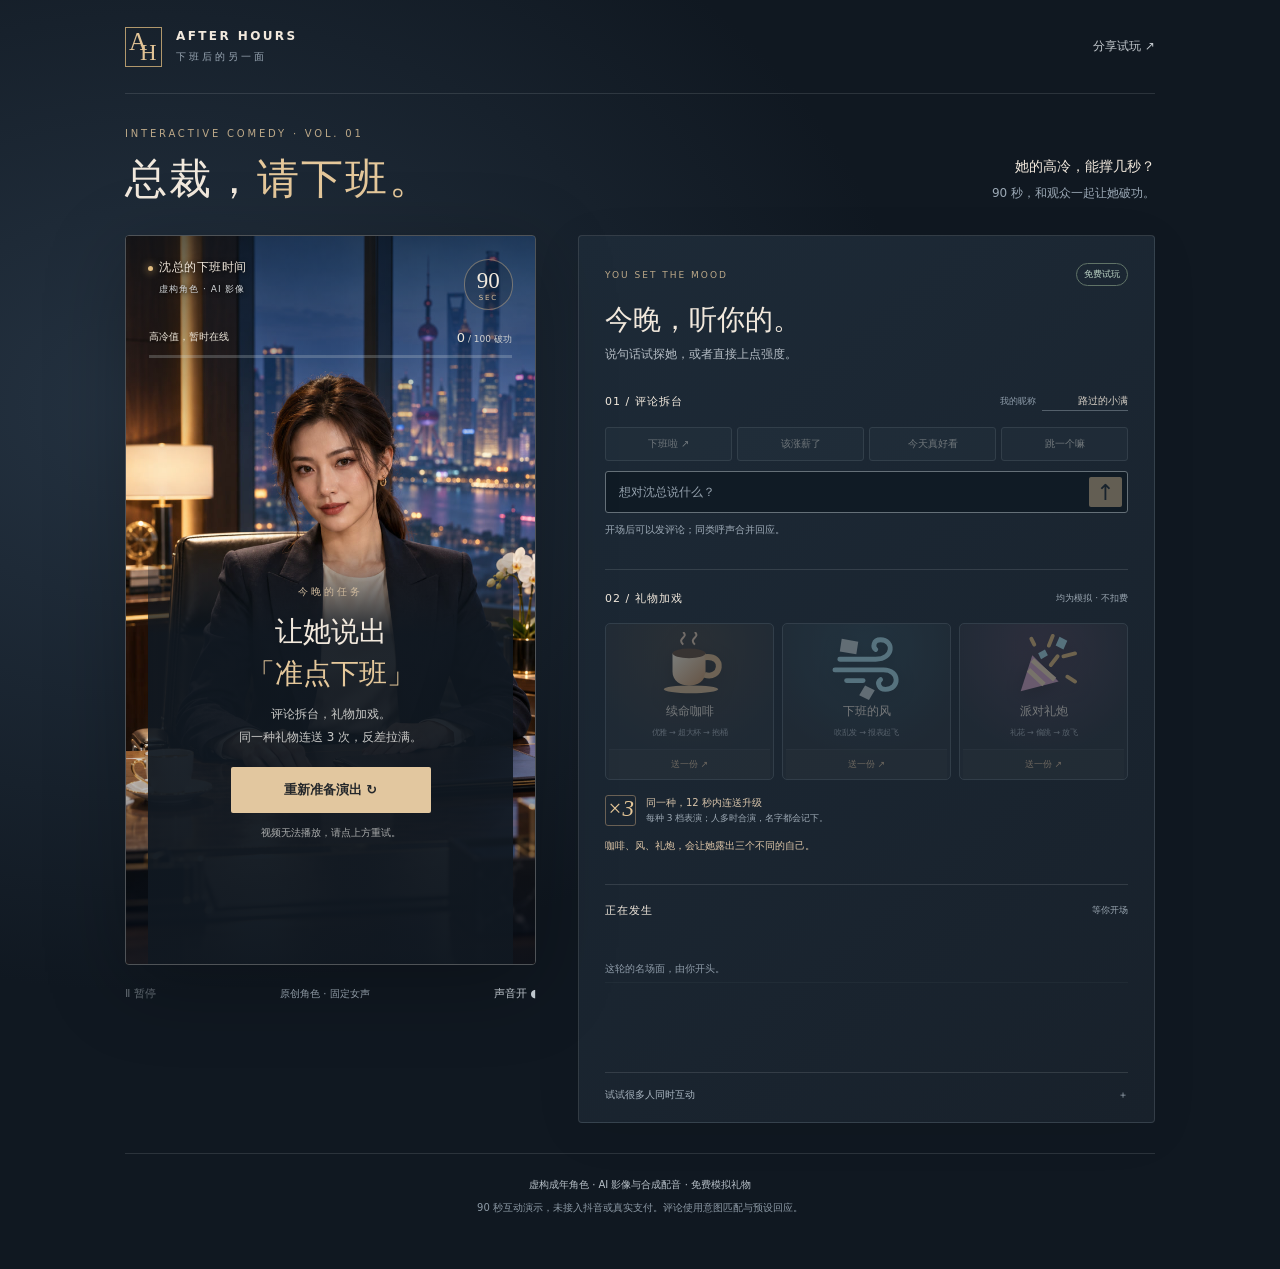
<file: index.html>
<!doctype html>
<html lang="zh-CN">
<head>
  <meta charset="UTF-8"><meta name="viewport" content="width=device-width, initial-scale=1">
  <meta name="theme-color" content="#111a24"><meta name="description" content="总裁，请下班。90秒反差互动小剧场：发评论、送免费模拟礼物，看看你能不能让高冷总裁破功。">
  <meta name="twitter:card" content="summary_large_image">
  <meta property="og:title" content="总裁，请下班 · 90秒互动试玩"><meta property="og:description" content="她说今晚不加班。你信吗？三种免费模拟礼物，连送升级。">
  <title>总裁，请下班 · AFTER HOURS</title><link rel="stylesheet" href="ceo.css"><script type="module" src="ceo-app.mjs"></script>
</head>
<body>
<main class="shell">
  <header class="header"><a class="brand" href="ceo.html"><span class="monogram">A<span>H</span></span><span>AFTER HOURS<small>下班后的另一面</small></span></a><nav><button id="shareTop">分享试玩 ↗</button></nav></header>
  <section class="heading"><div><p class="eyebrow">INTERACTIVE COMEDY · VOL. 01</p><h1>总裁，<em>请下班。</em></h1></div><p class="lede">她的高冷，能撑几秒？<br><span>90 秒，和观众一起让她破功。</span></p></section>
  <div class="layout">
    <section class="cinema-column" aria-label="总裁互动小剧场">
      <div class="stage" id="stage" data-effect="none">
        <img src="ceo-premium/master.jpg" class="poster" alt="身穿深蓝西装的成年女总裁，坐在暮色中的办公室里">
        <video id="filmA" class="film" playsinline muted preload="auto" aria-hidden="true"></video><video id="filmB" class="film" playsinline muted preload="none" aria-hidden="true"></video>
        <div class="shade"></div><div id="effects" class="effects" aria-hidden="true"></div>
        <div class="stage-top"><span class="episode"><i></i>沈总的下班时间<small>虚构角色 · AI 影像</small></span><span class="clock"><b id="seconds">90</b><small>SEC</small></span></div>
        <div class="challenge"><div><span id="mood">高冷值，暂时在线</span><b><span id="score">0</span><small> / 100 破功</small></b></div><div class="track"><i id="scoreFill"></i></div></div>
        <div id="impact" class="impact" hidden><span id="impactFrom"></span><strong id="impactTitle"></strong><small id="impactLevel"></small></div>
        <div id="souvenirs" class="souvenirs" aria-label="本轮留下的名场面"></div>
        <div class="dialogue"><span class="speaker">沈总<span id="lineContext">今晚，谁先破功？</span></span><p id="line">“我这个人，情绪非常稳定。”</p></div>
        <div id="entry" class="entry"><span>今晚的任务</span><h2>让她说出<br><em>「准点下班」</em></h2><p>评论拆台，礼物加戏。<br>同一种礼物连送 3 次，反差拉满。</p><button id="start" class="primary" disabled>场景准备中…</button><small id="loading">正在准备角色演出</small></div>
        <div id="pauseOverlay" class="overlay" hidden><span>稍等，她喝口水</span><h2>小剧场暂停中</h2><p>时间和演出都停在这里。</p><button id="resume" class="primary">继续互动 →</button></div>
        <div id="result" class="overlay result" hidden><span id="resultKicker">本场名场面</span><h2 id="resultTitle"></h2><p id="resultCopy"></p><div class="results"><div><b id="resultGifts"></b><small>份模拟礼物已出演</small></div><div><b id="resultPeople"></b><small>位参与者</small></div></div><button id="again" class="primary">再拆一次台 →</button><button id="shareResult" class="secondary">把她分享给朋友 ↗</button></div>
      </div>
      <div class="transport"><button id="pause" disabled>Ⅱ 暂停</button><span id="mediaStatus">原创角色 · 固定女声</span><button id="sound" aria-pressed="true">声音开 ◖</button></div>
    </section>
    <aside class="panel">
      <div class="panel-heading"><span class="eyebrow">YOU SET THE MOOD</span><span class="free-badge">免费试玩</span></div>
      <h2>今晚，听你的。</h2><p class="panel-intro">说句话试探她，或者直接上点强度。</p>
      <section class="comments-section" aria-label="评论互动">
        <div class="section-label"><b>01 / 评论拆台</b><label class="nickname">我的昵称 <input id="nickname" aria-label="我的昵称" value="路过的小满" maxlength="16"></label></div>
        <div class="quick"><button data-comment="总裁，下班啦！" disabled>下班啦 ↗</button><button data-comment="老板，该涨薪了" disabled>该涨薪了</button><button data-comment="总裁今天真好看" disabled>今天真好看</button><button data-comment="跳一个嘛" disabled>跳一个嘛</button></div>
        <form id="commentForm"><label class="sr-only" for="comment">输入评论</label><input id="comment" maxlength="160" placeholder="想对沈总说什么？" autocomplete="off" disabled><button id="send" type="submit" disabled aria-label="发送评论">↑</button></form>
        <div id="replyReceipt" class="receipt" role="status">开场后可以发评论；同类呼声合并回应。</div>
      </section>
      <section class="gift-section" aria-label="模拟礼物">
        <div class="section-label"><b>02 / 礼物加戏</b><span>均为模拟 · 不扣费</span></div>
        <div class="gifts">
          <button class="gift coffee" data-gift="coffee" disabled><span class="gift-art"><svg viewBox="0 0 80 70" aria-hidden="true"><defs><linearGradient id="cup" x2="1" y2="1"><stop stop-color="#fff5df"/><stop offset="1" stop-color="#cb915c"/></linearGradient></defs><path d="M22 22h34v19c0 19-34 19-34 0z" fill="url(#cup)"/><path d="M55 26c22-3 17 24 0 18" fill="none" stroke="#deb685" stroke-width="6"/><ellipse cx="39" cy="22" rx="17" ry="5" fill="#614632"/><path d="M33 13c-7-7 6-7 0-13m12 13c-7-7 6-7 0-13" stroke="#e9ccb1" stroke-width="2" fill="none"/><ellipse cx="41" cy="59" rx="28" ry="4" fill="#dbb98f"/></svg></span><b>续命咖啡</b><small>优雅 → 超大杯 → 抱桶</small><span class="gift-level" data-level="coffee">送一份 ↗</span></button>
          <button class="gift wind" data-gift="wind" disabled><span class="gift-art"><svg viewBox="0 0 80 70" aria-hidden="true"><path d="M12 28h37c19 0 19-20 5-20-8 0-8 8-5 10M7 39h50c17 0 17 20 2 20-7 0-9-7-5-10M19 50h17" fill="none" stroke="#a9dce8" stroke-width="5" stroke-linecap="round"/><path d="m14 7 17 3-2 13-17-3zm24 48 10 5-6 10-10-5z" fill="#edf6f4" opacity=".8"/></svg></span><b>下班的风</b><small>吹乱发 → 报表起飞</small><span class="gift-level" data-level="wind">送一份 ↗</span></button>
          <button class="gift party" data-gift="party" disabled><span class="gift-art"><svg viewBox="0 0 80 70" aria-hidden="true"><path d="m16 61 12-37 27 27z" fill="#d7a3c4"/><path d="m24 39 16 15m-12-25 23 20" stroke="#f7dfba" stroke-width="5"/><path d="m45 14 4-10m11 21 12-3M47 34l7-9M30 13l-3-6m37 39 8 5" stroke="#e3ba78" stroke-width="4" stroke-linecap="round"/><path d="m56 5 8 4-4 9-8-4zM34 22l7-4 3 6-7 4z" fill="#a9dce8"/></svg></span><b>派对礼炮</b><small>礼花 → 偷跳 → 放飞</small><span class="gift-level" data-level="party">送一份 ↗</span></button>
        </div>
        <div class="combo-tip"><span class="combo-symbol">×3</span><p><b>同一种，12 秒内连送升级</b><small>每种 3 档表演；人多时合演，名字都会记下。</small></p></div>
        <div id="giftReceipt" class="receipt gift-receipt" role="status">咖啡、风、礼炮，会让她露出三个不同的自己。</div>
      </section>
      <section class="live-feed"><div class="section-label"><b>正在发生</b><span id="queueStatus">等你开场</span></div><div id="queue" class="queue"></div><ol id="feed" aria-label="互动记录"><li class="empty-feed">这轮的名场面，由你开头。</li></ol></section>
      <details class="crowd"><summary>试试很多人同时互动 <span>＋</span></summary><p>这些观众由本页模拟；每个朋友打开链接，各玩各的一轮。</p><div><button id="crowd" disabled>加入 12 位模拟观众</button><button id="burst" disabled>一波 50 条评论 + 9 份礼物</button></div></details>
    </aside>
  </div>
  <footer><p>虚构成年角色 · AI 影像与合成配音 · 免费模拟礼物</p><span>90 秒互动演示，未接入抖音或真实支付。评论使用意图匹配与预设回应。</span></footer>
</main>
<div id="mobileDock" class="mobile-dock" hidden>
  <form id="mobileForm" hidden><label class="sr-only" for="mobileComment">手机评论</label><input id="mobileComment" maxlength="160" placeholder="下班啦？涨薪？还是夸夸她？"><button type="submit" aria-label="发送手机评论">↑</button></form>
  <div class="mobile-actions"><button id="mobileTalk"><span>⌨</span><b>发评论</b></button><button data-gift="coffee" class="mobile-gift"><span>☕</span><b>续命咖啡</b><small>连送升级</small></button><button data-gift="wind" class="mobile-gift"><span>≋</span><b>下班的风</b><small>连送升级</small></button><button data-gift="party" class="mobile-gift"><span>✧</span><b>派对礼炮</b><small>连送升级</small></button></div>
</div><div id="toast" role="status" hidden></div>
</body></html>
</file>
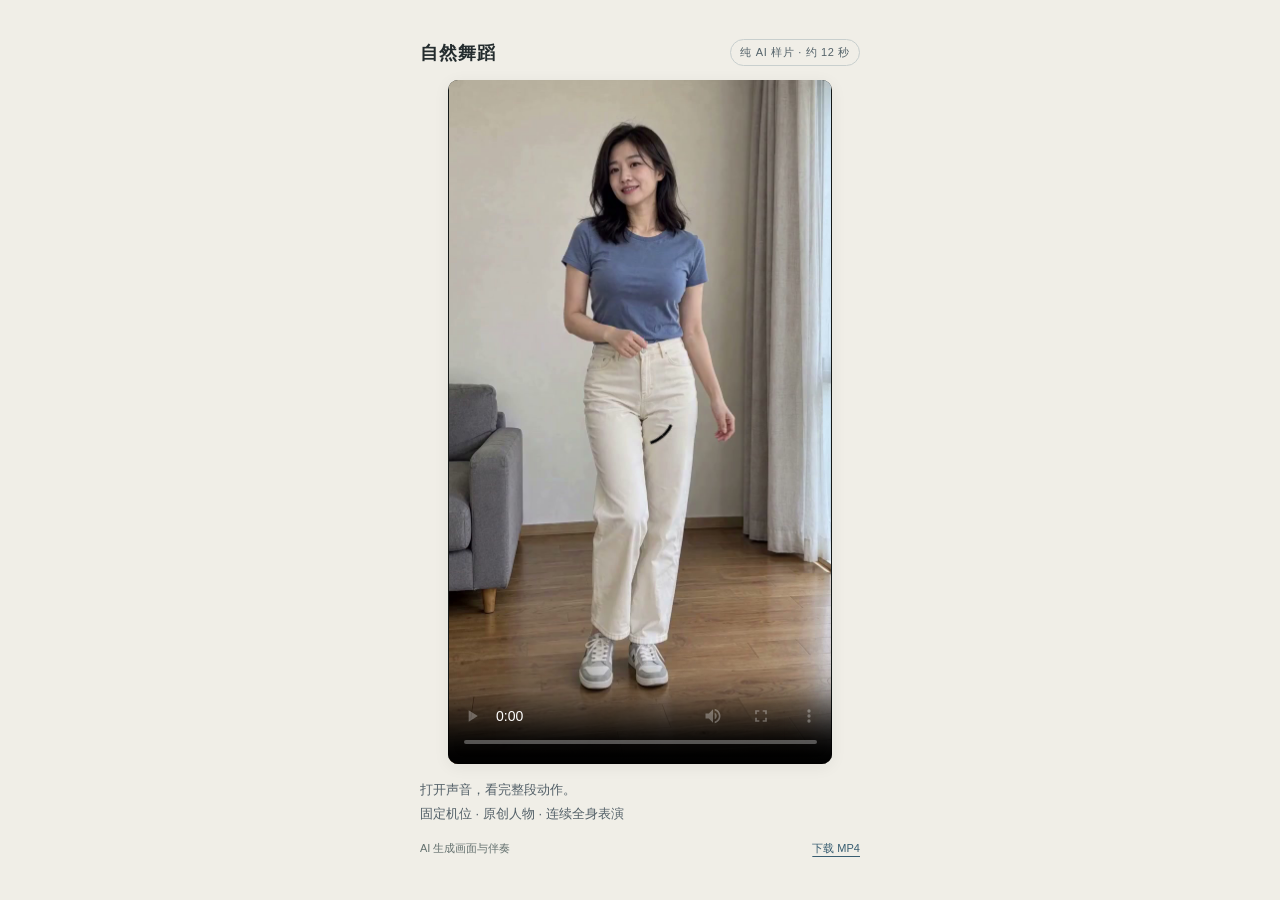
<file: dance/index.html>
<!doctype html>
<html lang="zh-CN">
<head>
  <meta charset="utf-8">
  <meta name="viewport" content="width=device-width, initial-scale=1">
  <meta name="color-scheme" content="light">
  <title>自然舞蹈 · 纯 AI 样片</title>
  <meta name="description" content="约 12 秒纯 AI 跳舞样片，固定机位、连续全身动作。打开声音观看，也可下载原片。">
  <style>
    * { box-sizing: border-box; }
    body { margin: 0; background: #f0eee7; color: #242c2e; font-family: -apple-system, BlinkMacSystemFont, "PingFang SC", "Microsoft YaHei", sans-serif; }
    main { min-height: 100svh; display: grid; place-items: center; padding: 24px 16px; }
    .sample { width: min(100%, 440px); }
    header { display: flex; flex-wrap: wrap; gap: 8px 16px; justify-content: space-between; align-items: center; margin-bottom: 14px; }
    h1 { margin: 0; font-size: 18px; font-weight: 600; letter-spacing: .05em; }
    .tag { color: #536269; font-size: 11px; letter-spacing: .06em; border: 1px solid #c8cfce; border-radius: 20px; padding: 5px 9px; }
    .screen { display: flex; width: fit-content; max-width: 100%; margin-inline: auto; background: #141817; border-radius: 10px; overflow: hidden; box-shadow: 0 3px 16px #26373310; }
    video { display: block; height: 76svh; max-height: 780px; max-width: 100%; aspect-ratio: 9/16; object-fit: contain; }
    p { margin: 14px 0 0; color: #536068; font-size: 13px; line-height: 1.8; }
    footer { display: flex; align-items: center; justify-content: space-between; gap: 16px; margin-top: 11px; font-size: 11px; color: #64716f; }
    a { color: #385d71; text-underline-offset: 4px; padding: 5px 0; }
    a:focus-visible { outline: 2px solid #385d71; outline-offset: 5px; }
    @media(max-width:480px) { main { padding: 16px 12px; } video { height: 73svh; } }
  </style>
</head>
<body>
  <main>
    <section class="sample" aria-label="纯 AI 跳舞样片播放器">
      <header><h1>自然舞蹈</h1><span class="tag">纯 AI 样片 · 约 12 秒</span></header>
      <div class="screen"><video controls playsinline preload="metadata" poster="poster.jpg" aria-label="纯 AI 跳舞样片，包含伴奏"><source src="dance-sample.mp4" type="video/mp4">请使用支持 HTML5 视频的浏览器，或下载 MP4 观看。</video></div>
      <p>打开声音，看完整段动作。<br>固定机位 · 原创人物 · 连续全身表演</p>
      <footer><span>AI 生成画面与伴奏</span><a href="dance-sample.mp4" download="纯AI跳舞样片.mp4">下载 MP4</a></footer>
    </section>
  </main>
</body>
</html>
</file>
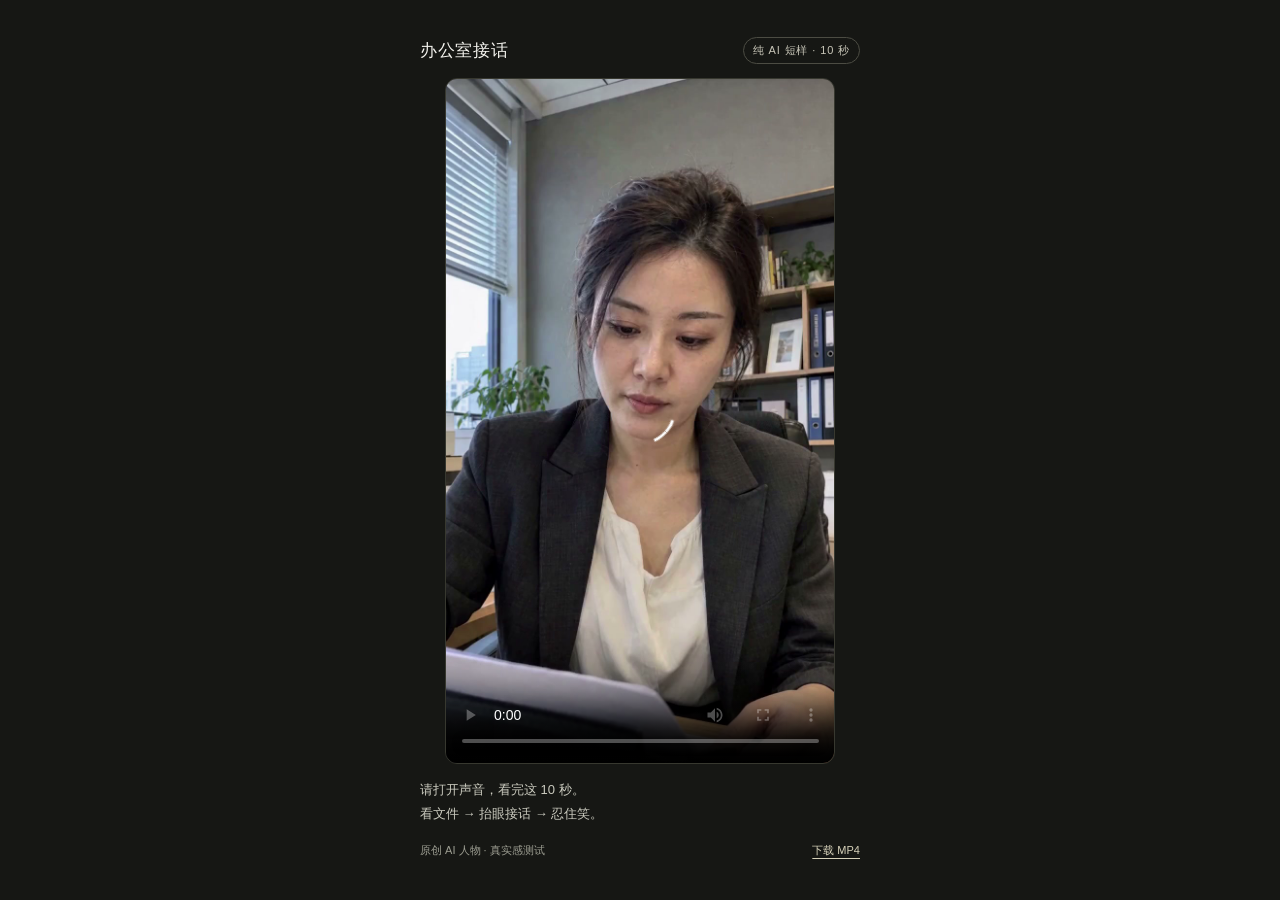
<file: realism/index.html>
<!doctype html>
<html lang="zh-CN">
<head>
  <meta charset="utf-8">
  <meta name="viewport" content="width=device-width, initial-scale=1">
  <meta name="color-scheme" content="dark">
  <title>办公室接话 · 纯 AI 人物短样</title>
  <meta name="description" content="10 秒纯 AI 人物短样：看文件、抬眼接话、忍笑。请打开声音观看。">
  <style>
    * { box-sizing: border-box; }
    body { margin: 0; background: #161714; color: #f5f4ef; font-family: -apple-system, BlinkMacSystemFont, "PingFang SC", "Microsoft YaHei", sans-serif; }
    main { min-height: 100svh; display: grid; place-items: center; padding: 26px 18px; }
    .sample { width: min(100%, 440px); }
    header { display: flex; justify-content: space-between; align-items: center; margin-bottom: 14px; gap: 16px; }
    h1 { font-size: 17px; font-weight: 550; letter-spacing: .04em; margin: 0; }
    .tag { color: #c8c6b8; font-size: 11px; letter-spacing: .08em; white-space: nowrap; border: 1px solid #4c4c43; border-radius: 20px; padding: 5px 9px; }
    .screen { display: flex; width: fit-content; max-width: 100%; margin-inline: auto; background: #0c0d0b; border-radius: 12px; overflow: hidden; border: 1px solid #37382f; }
    video { display: block; height: 76svh; max-height: 780px; max-width: 100%; aspect-ratio: 800/1408; object-fit: contain; }
    p { margin: 14px 0 0; color: #cbcbbf; font-size: 13px; line-height: 1.8; }
    footer { display: flex; justify-content: space-between; align-items: center; margin-top: 13px; color: #9d9e92; font-size: 11px; }
    a { color: #d6d1b9; text-underline-offset: 4px; padding: 5px 0; }
    a:focus-visible { outline: 2px solid #e6dfc5; outline-offset: 5px; }
    @media (max-width: 480px) { main { padding: 16px 12px; } video { max-height: 74svh; } }
  </style>
</head>
<body>
  <main>
    <section class="sample" aria-label="纯 AI 人物短样播放器">
      <header><h1>办公室接话</h1><span class="tag">纯 AI 短样 · 10 秒</span></header>
      <div class="screen"><video controls playsinline preload="metadata" poster="poster.jpg" aria-label="10 秒人物短样，含普通话声音"><source src="office-reaction.mp4" type="video/mp4">请使用支持 HTML5 视频的浏览器，或下载 MP4 观看。</video></div>
      <p>请打开声音，看完这 10 秒。<br>看文件 → 抬眼接话 → 忍住笑。</p>
      <footer><span>原创 AI 人物 · 真实感测试</span><a href="office-reaction.mp4" download="办公室接话-纯AI短样.mp4">下载 MP4</a></footer>
    </section>
  </main>
</body>
</html>
</file>
<file: ceo.css>
:root{color-scheme:dark;--bg:#101821;--ink:#f2e9dd;--muted:#9ba8b5;--gold:#e5c89b;--line:rgba(221,226,231,.13);font-family:system-ui,-apple-system,"PingFang SC","Microsoft YaHei",sans-serif}*{box-sizing:border-box}body{margin:0;background:radial-gradient(ellipse at 12% 32%,#253342 0,transparent 48%),var(--bg);color:var(--ink);font-size:14px}button,input{font:inherit}button,a,input{-webkit-tap-highlight-color:transparent}button{cursor:pointer;color:inherit}button:disabled{cursor:default;opacity:.42}button:not(:disabled):active{transform:translateY(1px)}button:focus-visible,a:focus-visible,input:focus-visible{outline:2px solid var(--gold);outline-offset:4px}a{color:inherit;text-decoration:none}button{border:0}button,input{border-radius:0}button{transition:background .2s,opacity .2s,transform .2s}input{min-width:0}button[hidden],[hidden]{display:none!important}.shell{max-width:1110px;margin:auto;padding:0 40px}.header{height:94px;border-bottom:1px solid var(--line);display:flex;align-items:center;justify-content:space-between}.brand{display:flex;gap:14px;align-items:center;font-size:12px;font-weight:600;letter-spacing:2.4px}.brand small{display:block;font-weight:400;letter-spacing:3px;font-size:10px;color:var(--muted);margin-top:7px}.monogram{border:1px solid #b1986c;width:37px;height:40px;position:relative;color:#e1c396;font:25px Georgia;padding-left:3px}.monogram span{position:absolute;right:2px;bottom:0;font-size:23px}.header nav{display:flex;align-items:center;gap:28px;color:#c4c9ce;font-size:12px}.header button{background:none;padding:10px 0}.heading{display:flex;justify-content:space-between;align-items:flex-end;margin:34px 0 28px}.eyebrow{color:#bca888;font-size:10px;font-weight:500;letter-spacing:2.8px;margin:0 0 12px}.heading h1{font-family:"Noto Serif SC","Songti SC",serif;font-size:42px;font-weight:500;letter-spacing:2px;margin:0}.heading em{font-style:normal;color:var(--gold)}.lede{font-size:14px;line-height:1.9;margin:0 0 1px;text-align:right}.lede span{font-size:12px;color:var(--muted)}.layout{display:grid;grid-template-columns:minmax(0,430px) minmax(0,1fr);gap:42px;align-items:start}.stage{aspect-ratio:9/16;width:100%;background:#162330;position:relative;overflow:hidden;border:1px solid #4f5357;box-shadow:0 20px 80px #0004;border-radius:4px}.poster,.film{width:100%;height:100%;position:absolute;inset:0;object-fit:cover}.film{opacity:0;transition:opacity .22s ease}.film.current{opacity:1}.shade{position:absolute;inset:0;background:linear-gradient(#08111ba6 0,transparent 30%,transparent 64%,#080f1adc 100%);pointer-events:none}.stage-top{position:absolute;top:23px;left:22px;right:22px;display:flex;justify-content:space-between;align-items:flex-start}.episode{font-size:12px;letter-spacing:.5px;text-shadow:0 1px 5px #000}.episode i{display:inline-block;background:#e2bd80;width:5px;height:5px;border-radius:50%;margin-right:6px;box-shadow:0 0 9px #f5c775}.episode small{display:block;color:#d3d6d9;font-size:9px;letter-spacing:1px;margin-top:7px;margin-left:11px}.clock{width:49px;height:51px;border:1px solid #cbb18e7a;border-radius:30px;text-align:center;background:#1018203b;display:flex;flex-direction:column;justify-content:center}.clock b{font:23px Georgia;font-variant-numeric:tabular-nums}.clock small{font-size:7px;letter-spacing:1.8px;color:#e0c59f}.challenge{position:absolute;top:94px;left:23px;right:23px}.challenge>div:first-child{display:flex;justify-content:space-between;font-size:10px;color:#ece6da}.challenge b{font-size:13px;font-weight:500}.challenge b small{font-size:9px;color:#d6d5d3}.track{height:3px;background:#d8e1e238;margin-top:9px}.track i{display:block;background:linear-gradient(90deg,#dcbb83,#efcfb7);height:100%;width:0;transition:width .7s}.dialogue{position:absolute;left:23px;right:23px;bottom:29px;min-height:77px;z-index:3}.speaker{font-size:12px;color:#edcea2;display:flex;align-items:center;gap:11px}.speaker:before{content:"";width:14px;height:1px;background:#d9bf97}.speaker span{font-size:9px;color:#d4d3d1;font-weight:400}.dialogue p{font-family:"Noto Serif SC","Songti SC",serif;font-weight:500;font-size:20px;line-height:1.7;letter-spacing:.4px;margin:10px 0 0;text-shadow:0 2px 12px #000}.entry{position:absolute;inset:42% 22px 0;z-index:5;background:linear-gradient(transparent,#101821ec 22%);padding:40px 26px 20px;text-align:center}.entry>span,.overlay>span{font-size:10px;letter-spacing:3px;color:#cfba9d}.entry h2{font-family:"Noto Serif SC","Songti SC",serif;font-size:28px;line-height:1.5;font-weight:500;margin:12px 0 8px}.entry em{font-style:normal;color:#e5c89b}.entry p,.overlay p{font-size:12px;line-height:1.9;color:#c9c9c7;margin:0 0 19px}.entry small{display:block;color:#acaeae;font-size:10px;line-height:1.5;margin-top:12px}.primary{background:#e2c79f;color:#25282b;padding:14px 20px;min-width:200px;font-weight:600;font-size:13px;border-radius:2px}.primary:hover{background:#f5dcb8}.overlay{position:absolute;inset:0;background:#111c2aeb;z-index:20;padding:55% 24px 24px;text-align:center;backdrop-filter:blur(7px)}.overlay h2{font-family:"Noto Serif SC","Songti SC",serif;font-size:28px;margin:14px 0}.overlay .secondary{display:block;margin:15px auto;background:none;color:#d7c19f;font-size:12px}.results{display:flex;gap:30px;justify-content:center;margin:25px 0 30px}.results b{font:30px Georgia;color:#efceb1}.results small{display:block;margin-top:8px;color:#b8bec5;font-size:10px}.transport{display:flex;align-items:center;justify-content:space-between;gap:12px;padding:14px 0;font-size:10px;color:#9eabb7}.transport button{background:none;color:#cbd3da;font-size:11px;padding:7px 0}.panel{background:linear-gradient(140deg,#1d2a37,#18212b);border:1px solid var(--line);border-radius:4px;padding:27px 26px 20px;box-shadow:0 10px 50px #0001}.panel-heading{display:flex;justify-content:space-between;align-items:center}.panel-heading .eyebrow{font-size:9px;letter-spacing:2px;margin:0}.free-badge{font-size:9px;border:1px solid #607367;color:#bed6c7;padding:4px 7px;border-radius:20px}.panel h2{font-family:"Noto Serif SC","Songti SC",serif;font-size:28px;font-weight:500;margin:15px 0 7px}.panel-intro{font-size:12px;color:#b5bdc5;margin:0 0 28px}.section-label{display:flex;align-items:center;justify-content:space-between;font-size:10px;gap:8px}.section-label b{font-size:11px;font-weight:500;letter-spacing:1px}.section-label>span{font-size:9px;color:#9ba7b2}.nickname{font-size:9px;color:#8e9caa;display:flex;gap:6px;align-items:center}.nickname input{width:86px;border:0;border-bottom:1px solid #54606b;background:none;color:#d8d1c7;padding:4px 0;font-size:10px;text-align:right}.quick{display:grid;grid-template-columns:repeat(4,1fr);gap:5px;margin-top:16px}.quick button{border:1px solid #52606a;background:#263440;color:#e2e2db;border-radius:3px;padding:9px 2px;font-size:10px}.quick button:hover{border-color:#c6b18e;background:#34414e}form{display:flex;border:1px solid #657078;background:#101b25;border-radius:3px;margin-top:10px;padding:5px}form input{flex:1;width:50px;background:none;border:0;color:#faf2e9;padding:8px;font-size:12px}form input::placeholder{color:#95a2ae}form button{width:33px;background:#d6bb94;color:#25303a;font-size:22px;border-radius:2px}.receipt{min-height:30px;color:#9daab6;font-size:10px;line-height:1.65;margin:9px 0 0}.gift-section{border-top:1px solid var(--line);padding-top:21px;margin-top:17px}.gifts{display:grid;grid-template-columns:repeat(3,1fr);gap:8px;margin:17px 0 14px}.gift{background:#273039;border:1px solid #52606b;border-radius:5px;padding:8px 3px 0;position:relative;overflow:hidden;min-width:0}.gift-art{display:block;height:71px}.gift-art svg{height:68px;width:80px;max-width:100%;filter:drop-shadow(0 5px 8px #0004)}.gift b{display:block;font-size:12px;font-weight:500}.gift small{font-size:8px;display:block;white-space:nowrap;color:#a9b3bc;letter-spacing:-.3px;margin:7px 0 11px}.gift-level{display:block;border-top:1px solid #5b657343;font-size:9px;padding:8px 2px;color:#dec29f;background:#dec29f0b}.coffee{background:radial-gradient(circle at 50% 15%,#67503b66,transparent 70%),#26303a}.wind{background:radial-gradient(circle at 50% 15%,#345b6b88,transparent 70%),#26303a}.party{background:radial-gradient(circle at 50% 15%,#68486488,transparent 70%),#26303a}.gift:hover{border-color:#d3bb99;transform:translateY(-2px)}.gift[data-combo="3"]{border-color:#e3bd83;box-shadow:0 0 14px #e6c18c20}.combo-tip{display:flex;gap:10px;align-items:center}.combo-symbol{border:1px solid #6b6155;width:31px;height:31px;line-height:29px;text-align:center;font:italic 23px Georgia;color:#e6c798;border-radius:3px}.combo-tip p{margin:0;font-size:10px;line-height:1.7}.combo-tip b{font-weight:500;color:#d9c5ab}.combo-tip small{display:block;font-size:9px;color:#9eaab5}.gift-receipt{color:#dfc7a9;margin-top:12px;min-height:30px}.live-feed{margin-top:16px;border-top:1px solid var(--line);padding-top:18px}.queue{display:flex;gap:5px;margin-top:10px;min-height:21px;flex-wrap:wrap}.queue span{font-size:9px;border:1px solid #5b6470;border-radius:20px;padding:3px 7px;color:#d3d9df}.queue span.current{border-color:#b29c7d;color:#e3caab}#feed{list-style:none;padding:0;margin:7px 0 0;height:100px;overflow:auto;font-size:10px;color:#c3ccd4;scrollbar-width:thin;line-height:1.6}#feed li{padding:5px 0;border-bottom:1px solid #c4d4e40a}#feed .who{color:#e1c7a5;margin-right:7px}#feed .gift-row{color:#dcc9e2}.empty-feed{color:#8e9ba8}.crowd{margin-top:16px;border-top:1px solid var(--line);padding-top:15px;font-size:10px;color:#aab6c1}.crowd summary{cursor:pointer;list-style:none;display:flex;justify-content:space-between}.crowd p{line-height:1.7;font-size:10px;color:#93a2af}.crowd>div{display:flex;gap:7px;flex-wrap:wrap}.crowd button{padding:8px;background:#263440;color:#d5dde4;border:1px solid #596773;font-size:10px;border-radius:2px}footer{text-align:center;color:#8d9aa6;font-size:10px;margin:30px 0;padding:22px 0;border-top:1px solid var(--line);line-height:1.8}footer p{color:#b7c0c8;margin:0 0 5px}.effects{position:absolute;inset:0;pointer-events:none;z-index:2;overflow:hidden}.effects i{position:absolute;left:var(--x);top:-20px;width:6px;height:10px;background:var(--color);transform:rotate(var(--r));animation:confetti var(--dur) linear var(--delay) infinite;opacity:.8}.stage[data-effect="party3"]{box-shadow:0 0 55px #cc84a74a}.stage[data-effect="wind3"]{box-shadow:0 0 55px #87cada33}.impact{position:absolute;top:26%;left:20px;max-width:calc(100% - 40px);z-index:4;pointer-events:none;background:#101a27bd;border-left:2px solid #e7c48b;padding:12px 15px;backdrop-filter:blur(6px);animation:arrival .35s ease}.impact span,.impact small{display:block;font-size:9px;color:#ded0bc}.impact strong{display:block;font-family:"Noto Serif SC","Songti SC",serif;font-weight:500;font-size:22px;margin:5px 0 8px;letter-spacing:1px}.impact small{color:#edcea6;letter-spacing:1px}.souvenirs{position:absolute;bottom:148px;left:23px;right:23px;display:flex;gap:5px;z-index:3;flex-wrap:wrap}.souvenirs span{background:#131d29b8;color:#eddbc1;border:1px solid #d5c5a14d;padding:4px 6px;font-size:8px;border-radius:2px;backdrop-filter:blur(5px)}#toast{position:fixed;bottom:24px;left:50%;transform:translateX(-50%);z-index:100;background:#ecdfcb;color:#26303b;padding:13px 20px;border-radius:4px;font-size:12px;box-shadow:0 6px 30px #0005;max-width:90vw;min-width:200px;text-align:center}.sr-only{position:absolute;width:1px;height:1px;overflow:hidden;clip:rect(0,0,0,0)}@keyframes confetti{to{transform:translate3d(30px,850px,0) rotate(550deg)}}@keyframes arrival{from{opacity:0;transform:translateY(8px)}to{opacity:1;transform:translateY(0)}}
@media(min-width:1100px){.stage{max-height:730px;aspect-ratio:9/16;width:auto;margin:auto}.layout{grid-template-columns:411px minmax(0,1fr)}}
@media(max-width:850px){.shell{padding:0 22px}.layout{gap:22px;grid-template-columns:minmax(0,1fr) minmax(0,1fr)}.panel{padding:21px 17px}.heading h1{font-size:34px}.quick{grid-template-columns:repeat(2,1fr)}.nickname input{width:68px}.gifts{gap:5px}.gift small{font-size:7px}.entry{inset:40% 0 0;padding:26px 18px 18px}.entry h2{font-size:25px}.entry p{margin-bottom:12px}.dialogue p{font-size:18px}.stage-top{top:17px;left:17px;right:17px}.challenge{top:83px;left:17px;right:17px}.dialogue{left:17px;right:17px;bottom:22px}.impact{top:28%}.souvenirs{bottom:138px}}
@media(max-width:630px){.shell{max-width:480px;padding:0 16px}.header{height:70px}.brand{font-size:10px;gap:10px;letter-spacing:1.8px}.brand small{font-size:8px;letter-spacing:2px}.monogram{width:30px;height:34px;font-size:23px}.header nav{gap:15px;font-size:10px}.header nav a{display:none}.heading{margin:23px 0 19px;gap:10px}.heading h1{font-size:28px;letter-spacing:0}.eyebrow{font-size:8px;letter-spacing:1.7px}.lede{font-size:10px;line-height:1.8;max-width:118px}.lede span{font-size:9px}.layout{display:block}.cinema-column{margin-bottom:12px}.stage{height:min(69vh,650px);min-height:470px;aspect-ratio:auto}.poster,.film{object-fit:cover;object-position:center 44%}.stage-top{top:18px}.challenge{top:85px}.entry{inset:44% 0 0;padding:15px 24px 20px;background:linear-gradient(transparent,#101821ee 25%)}.entry h2{font-size:24px;line-height:1.45;margin:10px 0 7px}.entry>span{font-size:9px}.entry p{font-size:11px;line-height:1.7;margin-bottom:13px}.entry .primary{padding:12px 20px}.entry small{margin-top:8px;font-size:9px}.dialogue p{font-size:20px}.dialogue{bottom:25px}.panel{padding:24px 20px}.panel h2{font-size:27px}.panel-intro{margin-bottom:23px}.quick{grid-template-columns:repeat(4,1fr);gap:5px}.quick button{font-size:9px}.nickname input{width:78px}.gifts{gap:8px}.gift small{font-size:8px}.gift-art{height:67px}.gift-art svg{height:62px}.gift b{font-size:12px}.gift-level{padding:9px 0}.receipt{font-size:10px}.impact{top:27%;left:17px;padding:9px 12px}.impact strong{font-size:20px}.souvenirs{left:17px;bottom:136px}.overlay{padding-top:42%}.transport{padding:9px 0}.crowd button{padding:11px 9px}.results{margin:22px 0}.result h2{font-size:27px}footer{font-size:9px;line-height:1.8;margin-top:23px}.panel-heading .eyebrow{font-size:8px}}
@media(prefers-reduced-motion:reduce){*,*:before,*:after{scroll-behavior:auto!important;animation:none!important;transition:none!important}}
.mobile-dock{display:none}@media(max-width:630px){body:has(.mobile-dock:not([hidden])){padding-bottom:106px}.mobile-dock:not([hidden]){display:block;position:fixed;z-index:30;bottom:0;left:0;right:0;background:#15212df5;backdrop-filter:blur(15px);border-top:1px solid #8a8275;padding:10px 12px calc(10px + env(safe-area-inset-bottom));box-shadow:0 -8px 25px #0003}.mobile-actions{display:flex;gap:7px}.mobile-actions button{flex:1;background:#283643;border:1px solid #5b6368;color:#eed8b8;border-radius:5px;min-height:67px;padding:4px 1px}.mobile-actions span{display:block;font:25px Georgia;height:28px;color:#e9c498}.mobile-actions b{display:block;font-size:10px;font-weight:500;margin:3px 0}.mobile-actions small{font-size:8px;color:#b7c2ce}.mobile-actions #mobileTalk{flex:.7;background:none;border-color:#3c4b59}.mobile-actions #mobileTalk b{color:#c4d0dc}.mobile-dock form{margin:0 0 10px}.mobile-dock input{font-size:16px;padding:10px}.mobile-dock form button{min-width:43px}.mobile-dock~#toast{bottom:108px}form input{font-size:16px}.stage{scroll-margin-top:10px}}
.stage:has(.entry:not([hidden])) .dialogue{visibility:hidden}
.impact{top:auto;bottom:185px}@media(max-width:630px){.impact{top:auto;bottom:175px}}
</file>
